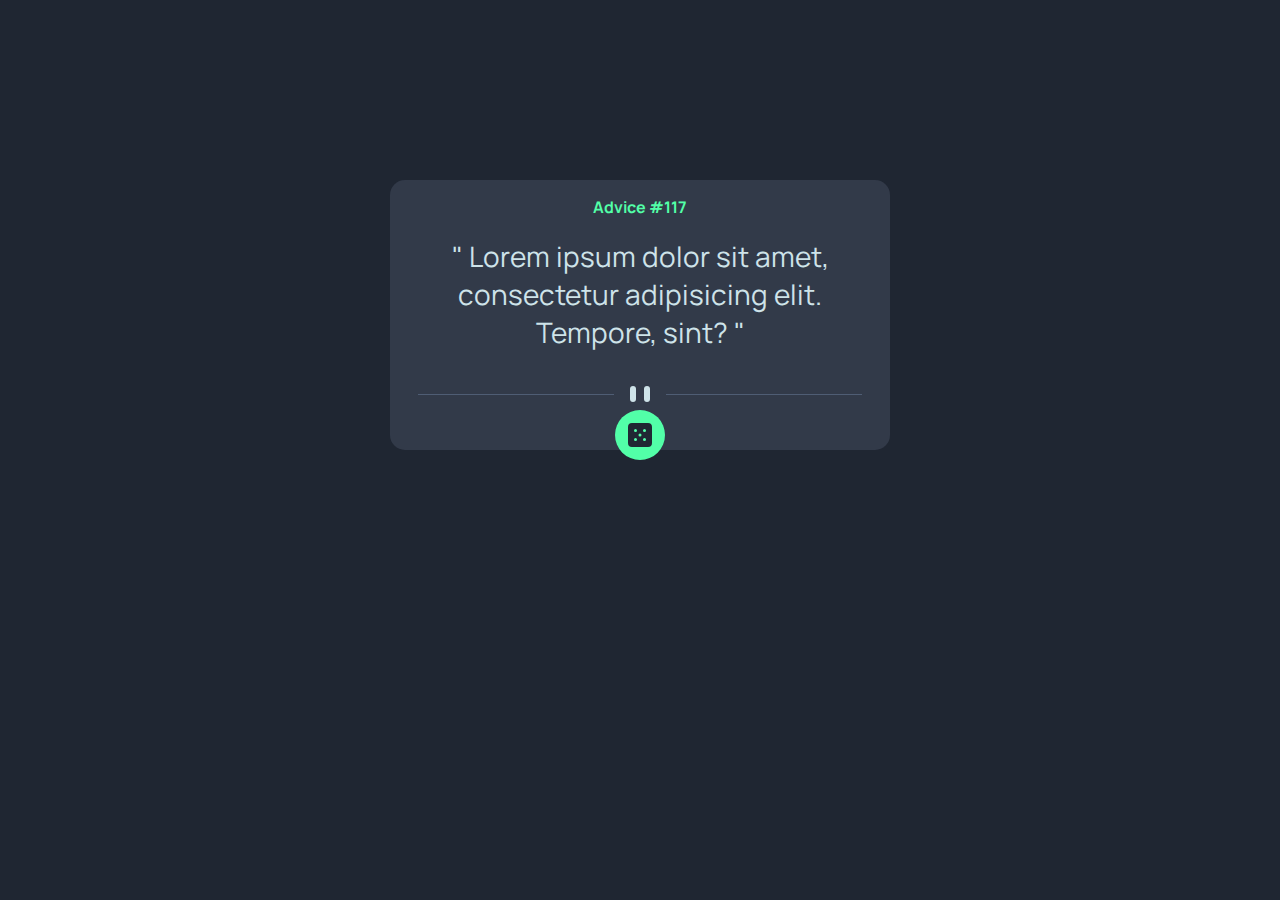
<file: advice-generator-app-main/index.html>
<!DOCTYPE html>
<html lang="en">

<head>
  <meta charset="UTF-8">
  <meta name="viewport" content="width=device-width, initial-scale=1.0">

  <link rel="icon" type="image/png" sizes="32x32" href="./images/favicon-32x32.png">

  <title>Frontend Mentor | Advice generator app</title>
  <link rel="stylesheet" href="style.css">
</head>

<body>

  <main>
    <div class="container">
      <h4 class="advice-number"> Advice #117 </h4>
      <p class="advice">
        &quot Lorem ipsum dolor sit amet, consectetur adipisicing elit. Tempore, sint? &quot
      </p>
      <img src="./images/pattern-divider-desktop.svg" alt="">
      <button class="dice-img">
        <svg width="24" height="24" xmlns="http://www.w3.org/2000/svg">
          <path
            d="M20 0H4a4.005 4.005 0 0 0-4 4v16a4.005 4.005 0 0 0 4 4h16a4.005 4.005 0 0 0 4-4V4a4.005 4.005 0 0 0-4-4ZM7.5 18a1.5 1.5 0 1 1 0-3 1.5 1.5 0 0 1 0 3Zm0-9a1.5 1.5 0 1 1 0-3 1.5 1.5 0 0 1 0 3Zm4.5 4.5a1.5 1.5 0 1 1 0-3 1.5 1.5 0 0 1 0 3Zm4.5 4.5a1.5 1.5 0 1 1 0-3 1.5 1.5 0 0 1 0 3Zm0-9a1.5 1.5 0 1 1 0-3 1.5 1.5 0 0 1 0 3Z"
            fill="#202733" />
        </svg>
      </button>
    </div>
  </main>

  <script src="script.js"></script>
</body>

</html>
</file>
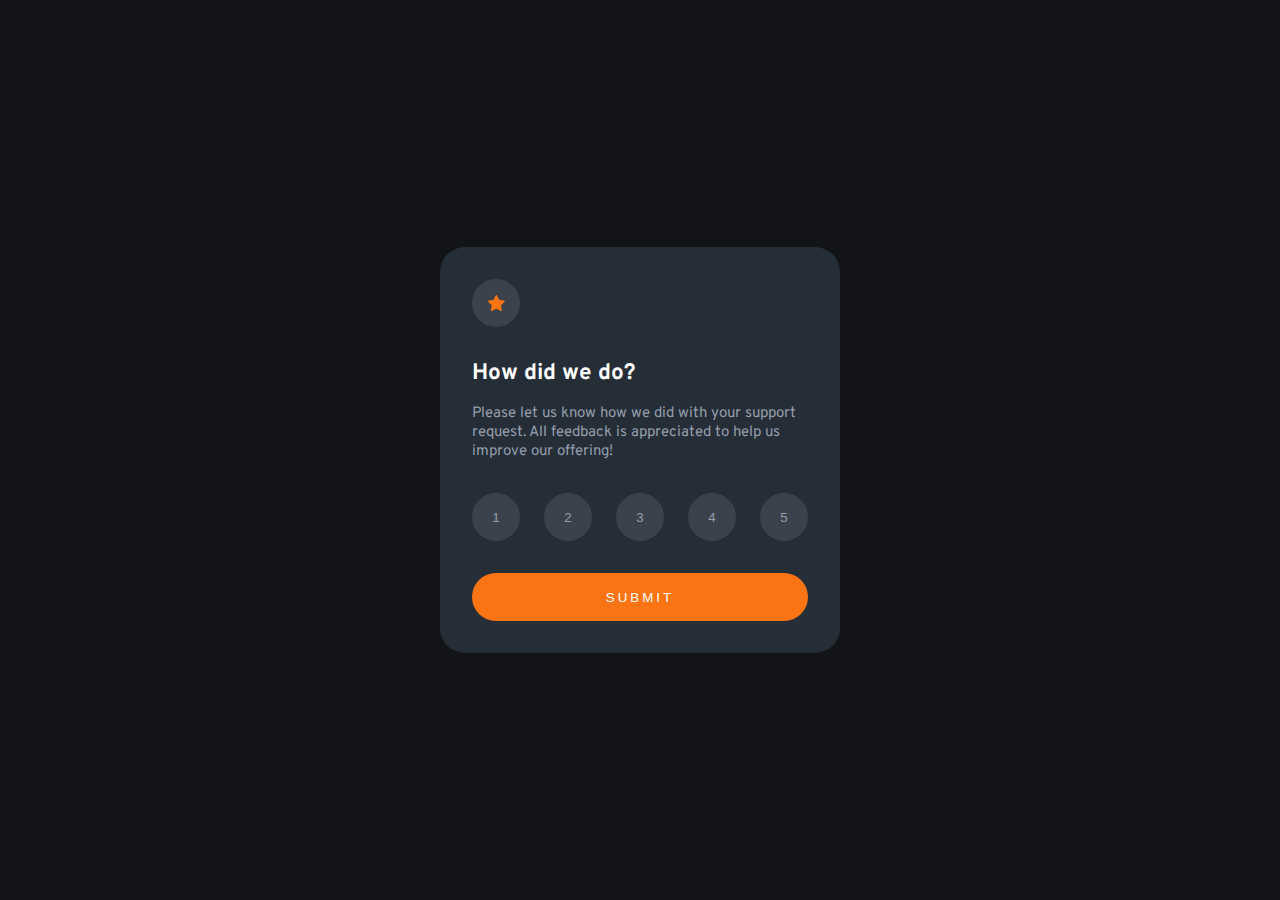
<file: interactive-rating-component/index.html>
<!DOCTYPE html>
<html lang="en">

<head>
  <meta charset="UTF-8">
  <meta name="viewport" content="width=device-width, initial-scale=1.0">
  <!-- displays site properly based on user's device -->

  <link rel="icon" type="image/png" sizes="32x32" href="./images/favicon-32x32.png">
  <link rel="stylesheet" href="style.css">

  <title>Frontend Mentor | Interactive rating component</title>

</head>

<body>

  <main>

    <div class="rating-card">
      <div class="card">
        <div class="star-img">
          <img src="./images/icon-star.svg" alt="star img">
        </div>
        <h2>How did we do?</h2>
        <p>
          Please let us know how we did with your support request. All feedback is appreciated
          to help us improve our offering!
        </p>

        <div class="rating-btns">
          <button value="1" class="rate-btn">1</button>
          <button value="2" class="rate-btn">2</button>
          <button value="3" class="rate-btn">3</button>
          <button value="4" class="rate-btn">4</button>
          <button value="5" class="rate-btn">5</button>
        </div>
        <button class="submit-btn" type="submit">submit</button>

      </div>

      <div class="evaluated-card">
        <img src="./images/illustration-thank-you.svg" alt="">
        <div class="rate">
          <p>You selected <span class="rate-score">4</span> out of 5</p>
        </div>
        <h2>Thank you!</h2>
        <p class="description">
          We appreciate you taking the time to give a rating. If you ever need more support,
          don’t hesitate to get in touch!</p>
      </div>

    </div>

  </main>

</body>

<script src="script.js"></script>

</html>
</file>
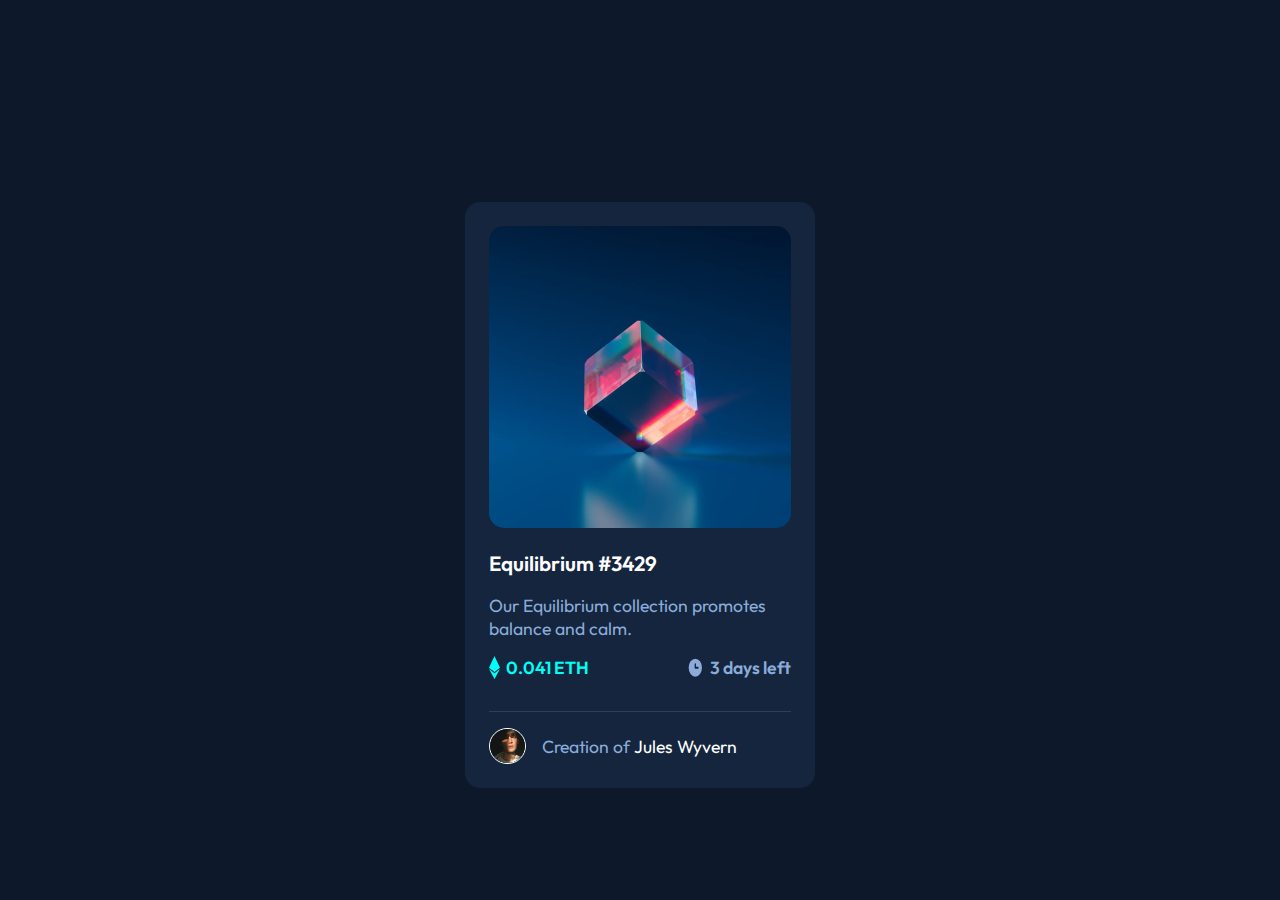
<file: nft-preview-card-component-main/index.html>
<!DOCTYPE html>
<html lang="en">

<head>
  <meta charset="UTF-8">
  <meta name="viewport" content="width=device-width, initial-scale=1.0">
  <!-- displays site properly based on user's device -->
  <link rel="icon" type="image/png" sizes="32x32" href="./images/favicon-32x32.png">
  <title>Frontend Mentor | NFT preview card component</title>
  <link rel="stylesheet" href="style.css">
</head>

<body>

  <main>

    <div class="container">
      <div class="eth-img">
        <img src="./images/image-equilibrium.jpg" alt="Image of equilibrium">
        <div class="overlay">
          <img src="./images/icon-view.svg" alt="">
        </div>
      </div>

      <h3>Equilibrium #3429</h3>
      <p class="description">Our Equilibrium collection promotes balance and calm.</p>

      <div class="values">
        <div class="value">
          <img src="./images/icon-ethereum.svg" alt="">
          <p>0.041 ETH </p>
        </div>
        <div class="time-left">
          <img src="./images/icon-clock.svg" alt="">
          <p>3 days left </p>
        </div>
      </div>

      <div class="author">
        <img src="./images/image-avatar.png" alt="">
        <p>Creation of <span> Jules Wyvern </span></p>
      </div>


    </div>

  </main>


</body>

</html>
</file>
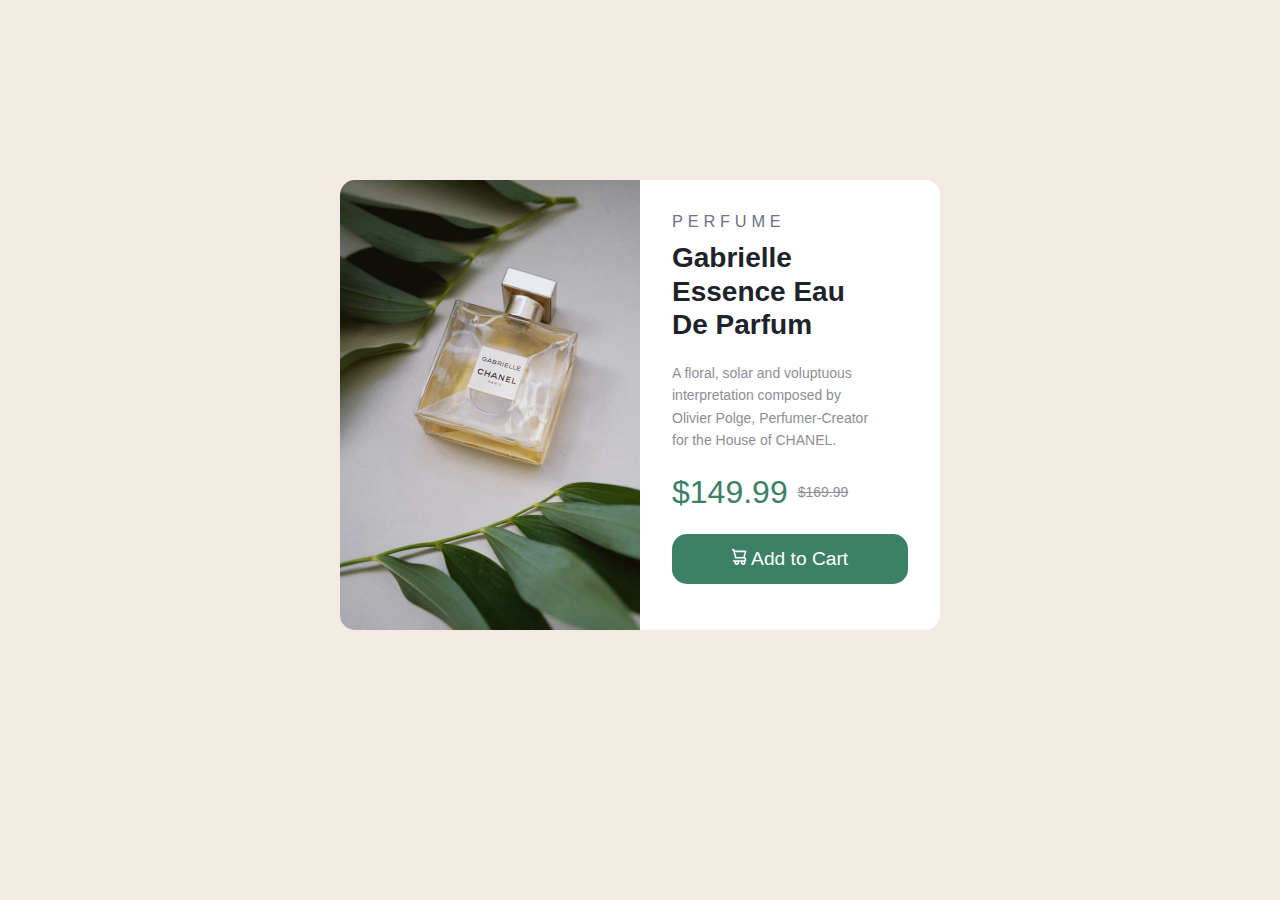
<file: product-preview-card-component-main/index.html>
<!DOCTYPE html>
<html lang="en">

<head>
  <meta charset="UTF-8">
  <meta name="viewport" content="width=device-width, initial-scale=1.0">
  <!-- displays site properly based on user's device -->

  <link rel="icon" type="image/png" sizes="32x32" href="./images/favicon-32x32.png">

  <title>Frontend Mentor | Product preview card component</title>
  <link rel="preconnect" href="https://fonts.googleapis.com">
  <link rel="preconnect" href="https://fonts.gstatic.com" crossorigin>
  <link href="https://fonts.googleapis.com/css2?family=Karla&family=Kumbh+Sans&family=Outfit&display=swap"
    rel="stylesheet">
  <link rel="stylesheet" href="style.css">
</head>

<body>


  <main>
    <div class="container">
      <div class="product-picture"></div>

      <div class="product-info">
        <h3>Perfume</h3>
        <h1>Gabrielle Essence Eau De Parfum</h1>
        <p> A floral, solar and voluptuous interpretation composed by Olivier Polge,
          Perfumer-Creator for the House of CHANEL.</p>
        <div class="price">
          <p>&dollar;149.99</p>
          <p>&dollar;169.99</p>
        </div>
        <button>
          <svg width="15" height="16" xmlns="http://www.w3.org/2000/svg">
            <path
              d="M14.383 10.388a2.397 2.397 0 0 0-1.518-2.222l1.494-5.593a.8.8 0 0 0-.144-.695.8.8 0 0 0-.631-.28H2.637L2.373.591A.8.8 0 0 0 1.598 0H0v1.598h.983l1.982 7.4a.8.8 0 0 0 .799.59h8.222a.8.8 0 0 1 0 1.599H1.598a.8.8 0 1 0 0 1.598h.943a2.397 2.397 0 1 0 4.507 0h1.885a2.397 2.397 0 1 0 4.331-.376 2.397 2.397 0 0 0 1.12-2.021ZM11.26 7.99H4.395L3.068 3.196h9.477L11.26 7.991Zm-6.465 6.392a.8.8 0 1 1 0-1.598.8.8 0 0 1 0 1.598Zm6.393 0a.8.8 0 1 1 0-1.598.8.8 0 0 1 0 1.598Z"
              fill="#FFF" />
          </svg> Add to Cart</button>
      </div>
    </div>
  </main>


</body>

</html>
</file>
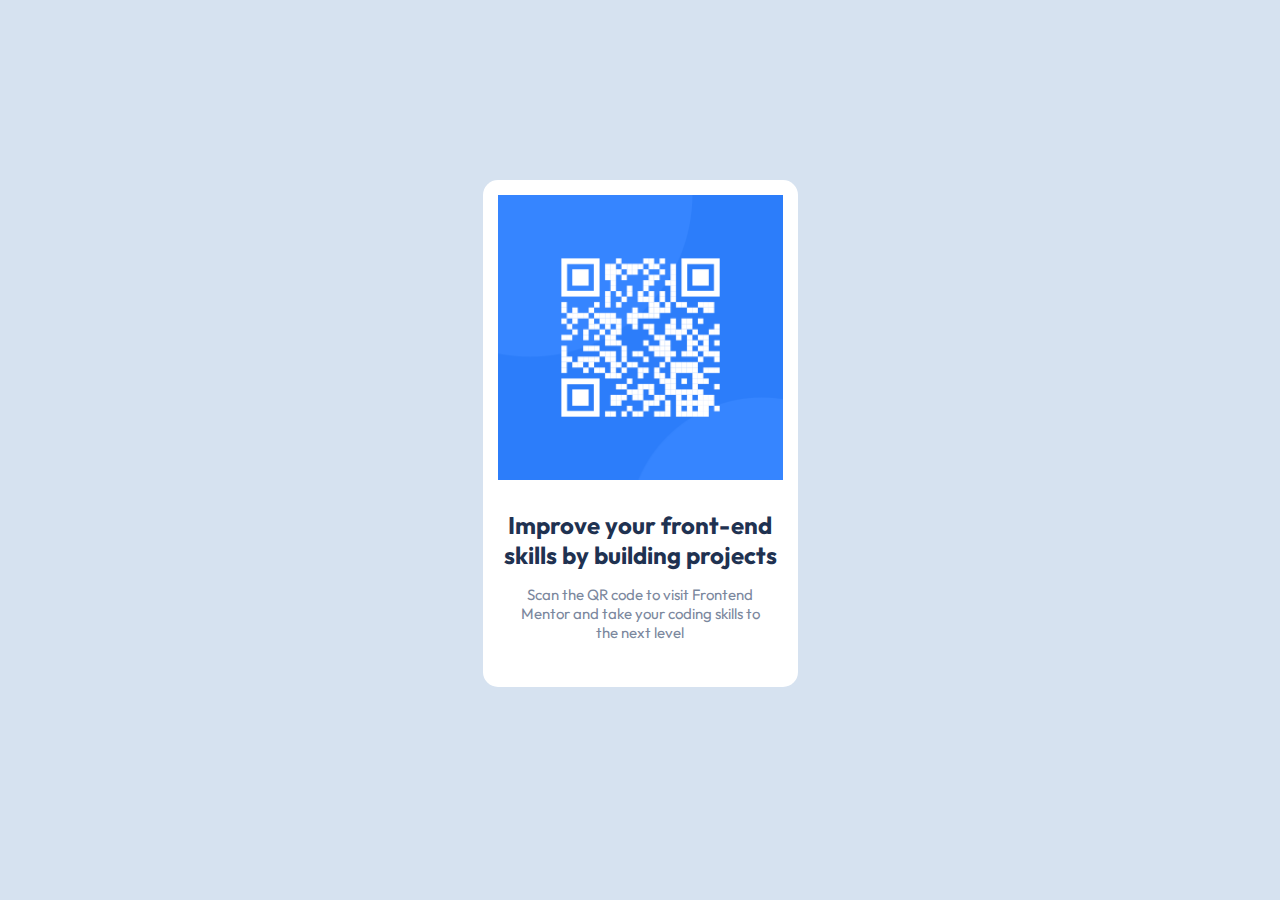
<file: qr-code-component-main/index.html>
<!DOCTYPE html>
<html lang="en">

<head>
  <meta charset="UTF-8">
  <meta name="viewport" content="width=device-width, initial-scale=1.0">
  <!-- displays site properly based on user's device -->
  <link rel="preconnect" href="https://fonts.googleapis.com">
  <link rel="preconnect" href="https://fonts.gstatic.com" crossorigin>
  <link href="https://fonts.googleapis.com/css2?family=Outfit&display=swap" rel="stylesheet">
  <link rel="icon" type="image/png" sizes="32x32" href="./images/favicon-32x32.png">

  <title>Frontend Mentor | QR code component</title>

  <!-- Feel free to remove these styles or customise in your own stylesheet 👍 -->
  <link rel="stylesheet" href="./css/style.css">
</head>

<body>

  <div class="container">
    <img src="./images/image-qr-code.png" alt="QR-code">
    <h2>Improve your front-end <br />skills by building projects</h2>
    <p>Scan the QR code to visit Frontend <br /> Mentor and take your coding skills to <br />the next level</p>
  </div>

</body>

</html>
</file>
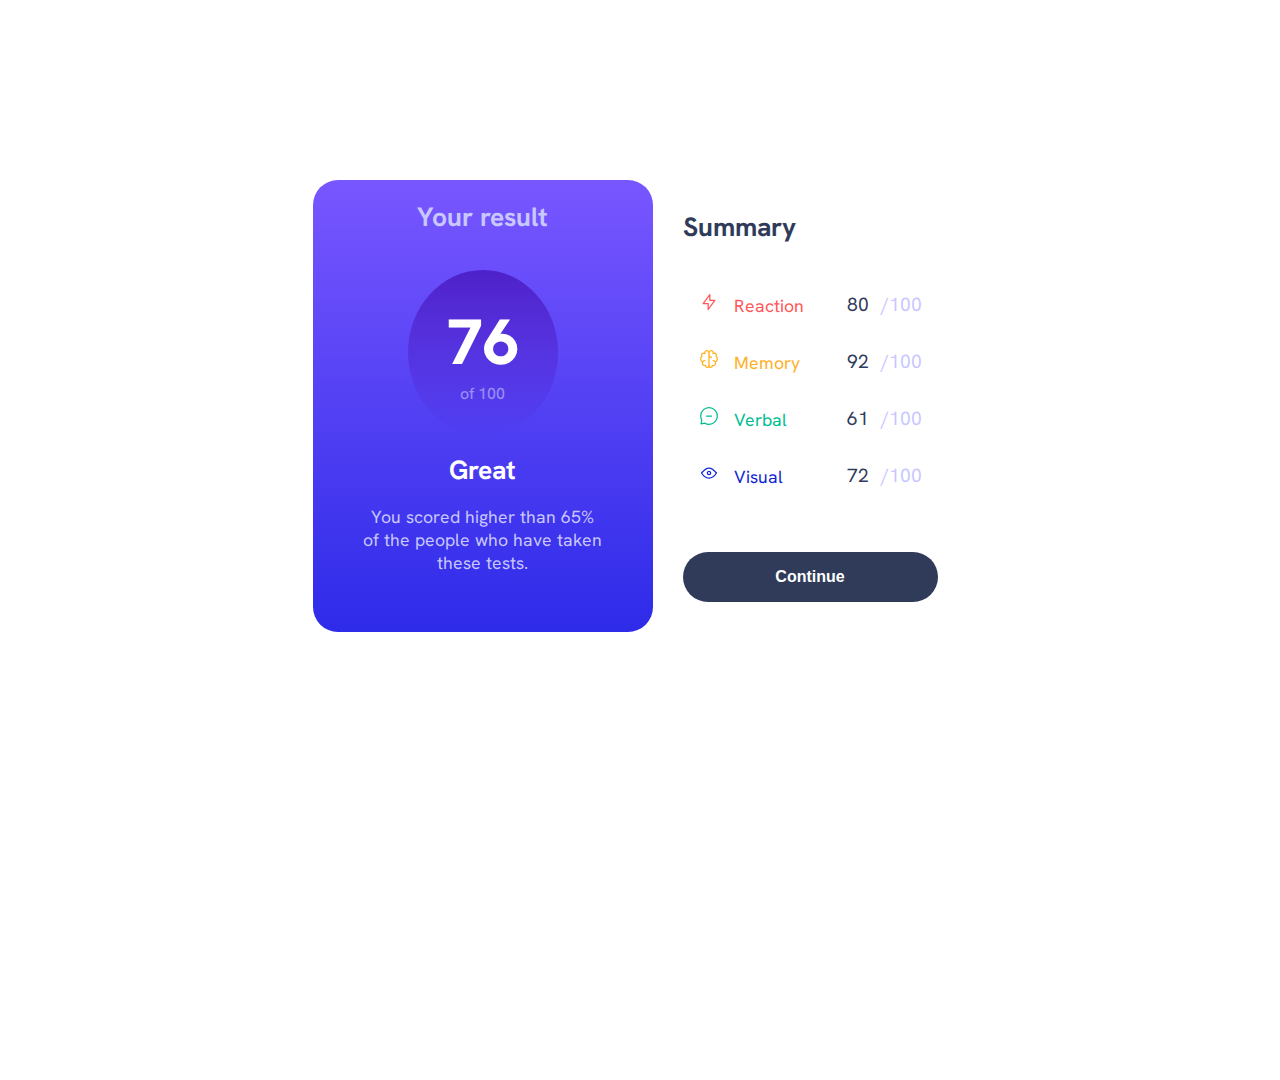
<file: results-summary-component-main/index.html>
<!DOCTYPE html>
<html lang="en">

<head>
  <meta charset="UTF-8">
  <meta name="viewport" content="width=device-width, initial-scale=1.0">
  <!-- displays site properly based on user's device -->

  <link rel="icon" type="image/png" sizes="32x32" href="./assets/images/favicon-32x32.png">

  <title>Results summary component</title>
  <link rel="stylesheet" href="style.css">

</head>

<body>

  <main>

    <div class="container">
      <div class="content-left">
        <h2>Your result</h2>
        <div class="result">
          <p>76 </p>
          <p>of 100</p>
        </div>
        <h2>Great</h2>
        <p class="description">You scored higher than 65% of the people who have taken these tests.</p>
      </div>
      <div class="content-right">
        <h2>Summary</h2>
        <div class="info">
          <div class="score reaction">
            <p> <img src="./assets/images/icon-reaction.svg" alt="reaction-img"> Reaction </p>
            <p> 80 <span>/100 </span></p>
          </div>
          <div class="score memory">
            <p> <img src="./assets/images/icon-memory.svg" alt="memory-img"> Memory </p>
            <p> 92 <span>/100 </span></p>
          </div>
          <div class="score verbal">
            <p> <img src="./assets/images/icon-verbal.svg" alt="verbal-img"> Verbal </p>
            <p>61 <span>/100 </span></p>
          </div>
          <div class="score visual">
            <p><img src="./assets/images/icon-visual.svg" alt="visual-img"> Visual </p>
            <p>72 <span>/100 </span></p>
          </div>
        </div>
        <input type="submit" value="Continue">
      </div>
    </div>

  </main>

</body>

</html>
</file>
<file: advice-generator-app-main/style.css>
@import url("https://fonts.googleapis.com/css2?family=Manrope:wght@800&display=swap");

* {
	margin: 0;
	padding: 0;
	box-sizing: border-box;
}

body {
	font-family: "Manrope", sans-serif;
	background-color: hsl(218, 23%, 16%);
	color: hsl(193, 38%, 86%);
}

main {
	display: flex;
	justify-content: center;
	margin: 20vh;
}

.container {
	display: flex;
	flex-direction: column;
	align-items: center;
	max-width: 500px;
	height: 270px;
	background-color: hsl(217, 19%, 24%);
	z-index: 2;
	border-radius: 15px;
}

.container h4 {
	color: hsl(150, 100%, 66%);
	margin-top: 1rem;
}

.advice {
	display: flex;
	align-items: center;
	margin-top: 1rem;
	text-align: center;
	font-size: 1.75rem;
	min-height: 120px;
	padding: 0 15px;
}

.container img {
	margin-top: 2rem;
}

.dice-img {
	position: absolute;
	display: flex;
	align-items: center;
	justify-content: center;
	bottom: 440px;
	left: 50%;
	transform: translateX(-50%);
	z-index: 10;
	width: 50px;
	height: 50px;
	background-color: hsl(150, 100%, 66%);
	border-radius: 50%;
	border: none;
}
</file>
<file: interactive-rating-component/style.css>
@import url("https://fonts.googleapis.com/css2?family=Overpass:wght@400;700&display=swap");

* {
	margin: 0;
	padding: 0;
	box-sizing: border-box;
}

body {
	display: flex;
	justify-content: center;
	min-height: 100vh;
	background-color: hsl(216, 12%, 8%);
	font-family: "Overpass", sans-serif;
	font-size: 15px;
}

main {
	display: flex;
	justify-content: center;
	align-items: center;
}

.rating-card {
	display: flex;
	max-width: 400px;
	border-radius: 25px;
	padding: 2rem;
	background-color: hsl(213, 19%, 18%);
}

.card {
	display: block;
}

.star-img {
	display: flex;
	align-items: center;
	justify-content: center;
	background-color: #ffffff1a;
	border: none;
	color: #fff;
	width: 3rem;
	height: 3rem;
	border-radius: 50%;
}

.card h2 {
	margin-top: 2rem;
	color: hsl(0, 0%, 100%);
}

.card p {
	margin: 1rem 0;
	color: hsl(217, 12%, 63%);
}

.rating-btns {
	display: flex;
	width: 100%;
	justify-content: space-between;
	margin-top: 2rem;
}

.rate-btn {
	display: flex;
	justify-content: center;
	align-items: center;
	width: 3rem;
	height: 3rem;
	border: none;
	background-color: #ffffff1a;
	color: hsl(217, 12%, 63%);
	border-radius: 50%;
	transition: background-color 0.3s;
}

.rate-btn:hover {
	background-color: hsl(216, 12%, 54%);
}

.active {
	background-color: hsl(25, 97%, 53%);
}

.submit-btn {
	margin-top: 2rem;
	height: 3rem;
	width: 100%;
	color: #fff;
	background-color: hsl(25, 97%, 53%);
	border: none;
	border-radius: 25px;
	letter-spacing: 3px;
	text-transform: uppercase;
	cursor: pointer;
}

.submit-btn:hover {
	background-color: #fff;
	color: hsl(25, 97%, 53%);
}

.evaluated-card {
	display: none;
	flex-direction: column;
	align-items: center;
	text-align: center;
}

.evaluated-card .rate {
	display: inline-block;
	padding: 0.5rem 1rem;
	background-color: #ffffff1a;
	margin: 1rem 0;
	color: hsl(25, 97%, 53%);
	border-radius: 25px;
}
.evaluated-card h2 {
	margin-top: 0.8rem;
	color: hsl(0, 0%, 100%);
}

.description {
	margin-top: 1rem;
	color: hsl(216, 12%, 54%);
}
</file>
<file: nft-preview-card-component-main/style.css>
@import url("https://fonts.googleapis.com/css2?family=Outfit:wght@300;400;600&display=swap");

:root {
	--mainBg: hsl(217, 54%, 11%);
	--cardBg: hsl(216, 50%, 16%);
	--line: hsl(215, 32%, 27%);
	--white: hsl(0, 0%, 100%);
	--softBlue: hsl(215, 51%, 70%);
}

* {
	margin: 0;
	padding: 0;
	box-sizing: border-box;
}

body {
	display: flex;
	justify-content: center;
	align-items: center;
	font-family: "Outfit", sans-serif;
	width: 100%;
	height: 100vh;
	font-size: 1.1rem;
	background-color: var(--mainBg);
}

.container {
	margin-top: 10vh;
	padding: 1.5rem;
	background-color: var(--cardBg);
	width: 350px;
	border-radius: 15px;
}

.eth-img {
	position: relative;
}

.eth-img img {
	border-radius: 15px;
	width: 100%;
}

.overlay {
	position: absolute;
	top: 0;
	left: 0;
	height: 100%;
	width: 100%;
	background-color: hsla(178, 100%, 50%, 0.6);
	opacity: 0;
	overflow: hidden;
	border-radius: 15px;
	cursor: pointer;
}

.overlay img {
	position: absolute;
	width: 50px;
	top: 50%;
	left: 50%;
	transform: translate(-50%, -50%);
}

.overlay:hover {
	opacity: 1;
}

.container h3 {
	font-weight: 600;
	color: var(--white);
	margin-top: 1.1rem;
	cursor: pointer;
}

.container h3:hover {
	color: hsl(178, 100%, 50%);
}

.container .description {
	margin-top: 1.1rem;
	font-weight: 400;
	color: var(--softBlue);
	font-size: 1.1rem;
}

.values {
	display: flex;
	flex-direction: row;
	align-items: center;
	justify-content: space-between;
	margin-top: 1rem;
	padding-bottom: 2rem;
	border-bottom: 0.1px solid hsla(215, 51%, 70%, 0.2);
}

.value {
	display: flex;
	flex-direction: row;
}

.value p {
	font-weight: 600;
	color: hsla(178, 100%, 50%);
}

.time-left {
	display: flex;
	flex-direction: row;
}

.time-left p {
	font-weight: 600;
	color: var(--softBlue);
}

.values img {
	padding-right: 0.4rem;
}

.author {
	display: flex;
	align-items: center;
	margin-top: 1rem;
	font-weight: 600;
	color: var(--softBlue);
}

.author img {
	width: 2.3rem;
	height: 2.3rem;
	border-radius: 50%;
	border: 1.5px solid var(--white);
}

.author p {
	font-weight: 400;
	padding-left: 1rem;
}

.author p span {
	color: var(--white);
}

.author p span:hover {
	color: hsl(178, 100%, 50%);
	cursor: pointer;
}
</file>
<file: product-preview-card-component-main/style.css>
* {
	margin: 0;
	padding: 0;
	box-sizing: border-box;
}
body {
	font-size: 14px;
	background-color: hsl(30, 38%, 92%);
}

main {
	display: flex;
	margin: 20vh auto;
	justify-content: center;
	align-items: center;
	width: 100svw;
}

.container {
	display: grid;
	grid-template-columns: repeat(2, 1fr);
	grid-template-rows: auto;
	width: 600px;
	height: 450px;
}

.container .product-picture {
	grid-column: 1/2;
	background-image: url("./images/image-product-desktop.jpg");
	background-size: contain;
	background-position: center;
	background-repeat: no-repeat;
	border-top-left-radius: 15px;
	border-bottom-left-radius: 15px;
}

.container .product-info {
	grid-column: 2/3;
	background-color: hsl(0, 0%, 100%);
	padding: 2rem;
	border-top-right-radius: 15px;
	border-bottom-right-radius: 15px;
}

.container .product-info h1 {
	color: hsl(212, 21%, 14%);
	font-family: "Fraunces", sans-serif;
	font-weight: 700;
	max-width: 200px;
	padding-bottom: 20px;
	line-height: 1.2;
}

.container .product-info h3 {
	color: hsl(228, 12%, 48%);
	font-family: "Montserrat", sans-serif;
	font-weight: 500;
	text-transform: uppercase;
	padding-bottom: 10px;
	letter-spacing: 0.3rem;
}

.container .product-info p {
	font-family: "Montserrat", sans-serif;
	color: hsl(240, 3%, 57%);
	font-size: 14px;
	line-height: 1.4rem;
	max-width: 200px;
	font-weight: 500;
	padding-bottom: 10px;
}

.price {
	display: flex;
	flex-direction: row;
	width: 200px;
	font-family: "Fraunces", sans-serif;
	font-size: 32px;
	grid-template-columns: 1fr 1fr;
	margin-top: 20px;
}

.price p:nth-child(1) {
	font-size: 2rem;
	font-weight: 500;
	color: hsl(158, 36%, 37%);
	padding-right: 10px;
}

.price p:nth-child(2) {
	font-family: "Montserrat", sans-serif;
	color: hsl(240, 3%, 57%);
	text-decoration: line-through;
}

.container .product-info button {
	margin-top: 20px;
	width: 100%;
	height: 50px;
	background-color: hsl(158, 36%, 37%);
	color: hsl(0, 0%, 100%);
	font-size: 1.2rem;
	font-weight: 500;
	border-radius: 15px;
	border: none;
}

@media only screen and (max-width: 768px) {
	main {
		margin: 40px 10px 100px 10px;
	}
	.container {
		display: grid;
		grid-template-columns: 1fr;
		grid-template-rows: 1fr 1fr;
		height: 680px;
		width: 400px;
	}
	.container .product-picture {
		grid-row: 1/2;
		grid-column: 1/2;
		background-image: url("./images/image-product-mobile.jpg");
		background-size: 400px;
		border-top-left-radius: 15px;
		border-bottom-left-radius: 0px;
		border-top-right-radius: 15px;
		width: 400px;
		height: 280px;
	}

	.container .product-info {
		grid-row: 2/3;
		grid-column: 1/2;
		border-top-left-radius: 0px;
		border-top-right-radius: 0px;
		border-bottom-left-radius: 15px;
		border-bottom-right-radius: 15px;
		width: 400px;
	}

	.container .product-info h3 {
		font-family: "Fraunces", sans-serif;
	}

	.container .product-info h1 {
		max-width: 300px;
		font-size: 2.1rem;
	}

	.container .product-info p {
		font-family: "Fraunces", sans-serif;
		max-width: 300px;
		font-size: 1.2rem;
		line-height: 1.3;
	}

	.price {
		display: flex;
		flex-direction: row;
		width: 200px;
		font-family: "Fraunces", sans-serif;
		font-size: 32px;
		grid-template-columns: 1fr 1fr;
		margin-top: 20px;
	}

	.price p:nth-child(1) {
		font-size: 2rem;
		font-weight: 500;
		color: hsl(158, 36%, 37%);
		padding-right: 30px;
	}

	.price p:nth-child(2) {
		font-family: "Montserrat", sans-serif;
		color: hsl(240, 3%, 57%);
		padding-top: 10px;
		text-decoration: line-through;
	}
}
</file>
<file: qr-code-component-main/css/style.css>
* {
  margin: 0;
  padding: 0;
  box-sizing: border-box;
}

body {
  display: flex;
  flex-direction: column;
  justify-content: center;
  align-items: center;
  font-family: "Outfit", sans-serif;
  background-color: hsl(212deg, 45%, 89%);
}

.container {
  display: flex;
  flex-direction: column;
  justify-content: center;
  width: 35vh;
  border-radius: 15px;
  margin-top: 20vh;
  background-color: hsl(0deg, 0%, 100%);
  padding-bottom: 5vh;
}
.container img {
  padding: 15px;
  border-radius: 15px;
}
.container h2 {
  padding: 15px;
  text-align: center;
  color: hsl(218deg, 44%, 22%);
}
.container p {
  text-align: center;
  font-size: 15px;
  color: hsl(220deg, 15%, 55%);
}/*# sourceMappingURL=style.css.map */
</file>
<file: results-summary-component-main/style.css>
@import url("https://fonts.googleapis.com/css2?family=Hanken+Grotesk:wght@500;700;800&display=swap");

* {
	padding: 0;
	margin: 0;
	box-sizing: border-box;
}

body {
	font-family: "Hanken Grotesk", sans-serif;
	min-height: 100vh;
	font-size: 1.1rem;
	color: hsl(0, 0%, 100%);
}

.container {
	display: flex;
	justify-content: center;
	margin: 20vh auto;
	min-height: 50vh;
	min-width: 375px;
}

.content-left {
	display: flex;
	flex-direction: column;
	align-items: center;
	border-radius: 25px;
	padding: 20px 20px;
	background-image: linear-gradient(
		180deg,
		hsl(252, 100%, 67%),
		hsl(241, 81%, 54%)
	);
}

.content-left h2:nth-child(1) {
	color: hsl(241, 100%, 89%);
	margin-bottom: 2vh;
}

.result {
	display: flex;
	flex-direction: column;
	text-align: center;
	justify-content: center;
	border-radius: 50%;
	margin: 2vh 0;
	width: 50%;
	height: 40%;
	border-radius: 50%;
	background-image: linear-gradient(
		180deg,
		hsla(256, 72%, 46%, 1),
		hsla(241, 72%, 46%, 0)
	);
}
.result p:nth-child(1) {
	font-size: 4rem;
	font-weight: 800;
}

.result p:nth-child(2) {
	font-size: 1rem;
	color: hsla(241, 100%, 89%, 0.6);
	font-weight: 500;
}

.content-left h2:nth-child(2) {
	color: hsl(0, 0%, 100%);
}

.description {
	max-width: 300px;
	margin-top: 2vh;
	padding: 0 30px;
	text-align: center;
	color: hsl(241, 100%, 89%);
}

.content-right {
	display: flex;
	flex-direction: column;
	border-radius: 15px;
	padding: 30px 30px;
	min-width: 35vh;
}

.content-right h2 {
	color: hsl(224, 30%, 27%);
}

.info {
	display: flex;
	flex-direction: column;
	color: hsl(224, 30%, 27%);
	margin-top: 2rem;
}

.score {
	display: flex;
	align-items: center;
	justify-content: space-between;
	padding: 1rem;
}

.score p:nth-child(2) {
	display: flex;
	align-items: center;
	font-size: 1.2rem;
	color: hsl(224, 30%, 27%);
}

.score p img {
	padding-right: 10px;
}

.score span {
	color: hsl(241, 100%, 89%);
	padding-left: 0.7rem;
}

.reaction {
	color: hsl(0, 100%, 67%);
}

.memory {
	color: hsl(39, 100%, 56%);
}

.verbal {
	color: hsl(166, 100%, 37%);
}

.visual {
	color: hsl(234, 85%, 45%);
}

input {
	border-radius: 25px;
	border: none;
	background-color: hsl(224, 30%, 27%);
	height: 50px;
	margin-top: 3rem;
	font-size: 1rem;
	font-weight: 800;
	color: hsl(0, 0%, 100%);
}

@media (max-width: 800px) {
	.container {
		display: flex;
		flex-direction: column;
		margin: 0;
	}
}
</file>
